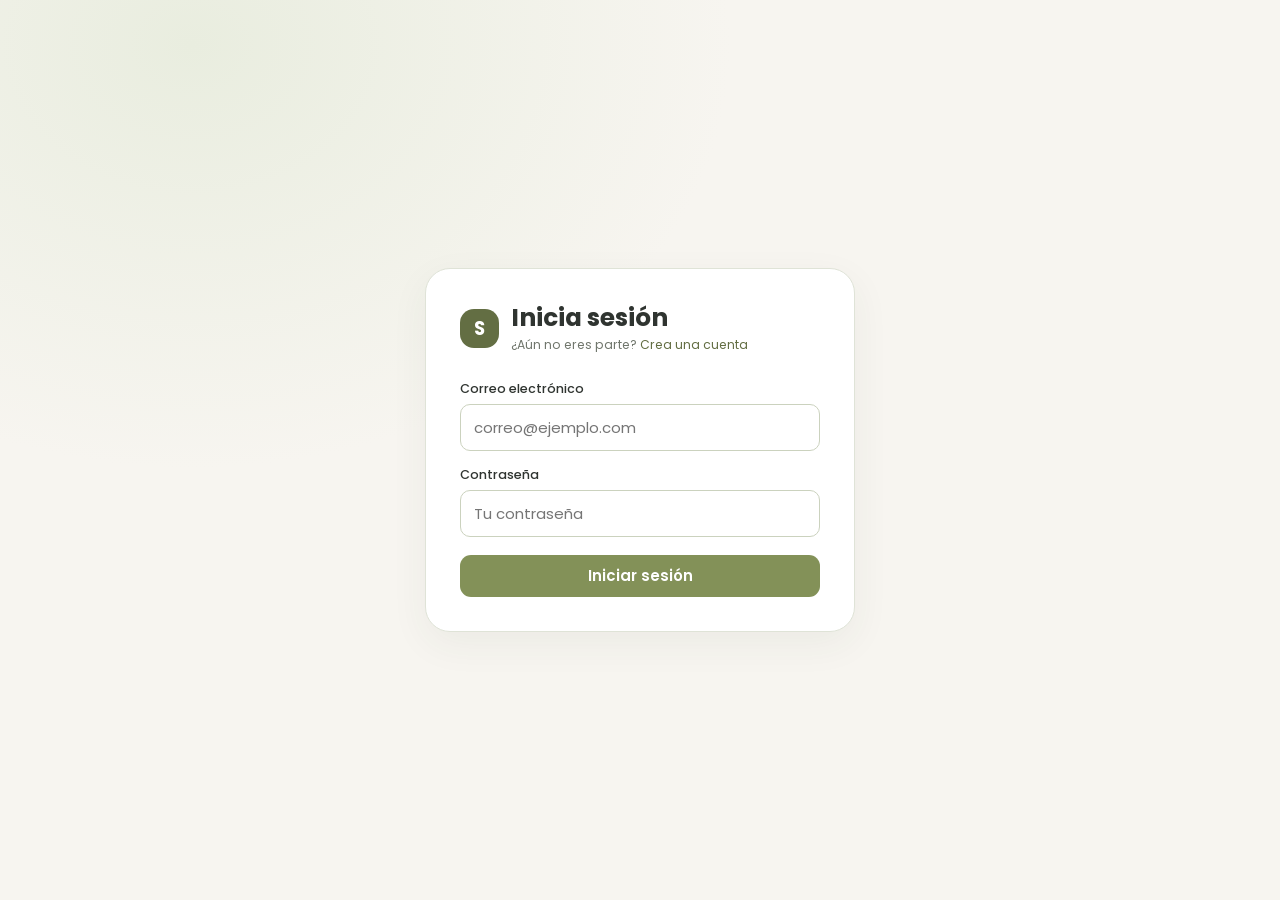
<file: frontend/index.html>
<!doctype html>
<html lang="es">

<head>
    <meta charset="utf-8">
    <meta name="viewport" content="width=device-width,initial-scale=1">
    <title>Localización de senderistas</title>
</head>

<body>
    <script>location.replace('./pages/login.html');</script><noscript><a href="./pages/login.html">Ingresar al
            sistema</a></noscript>
</body>

</html>
</file>
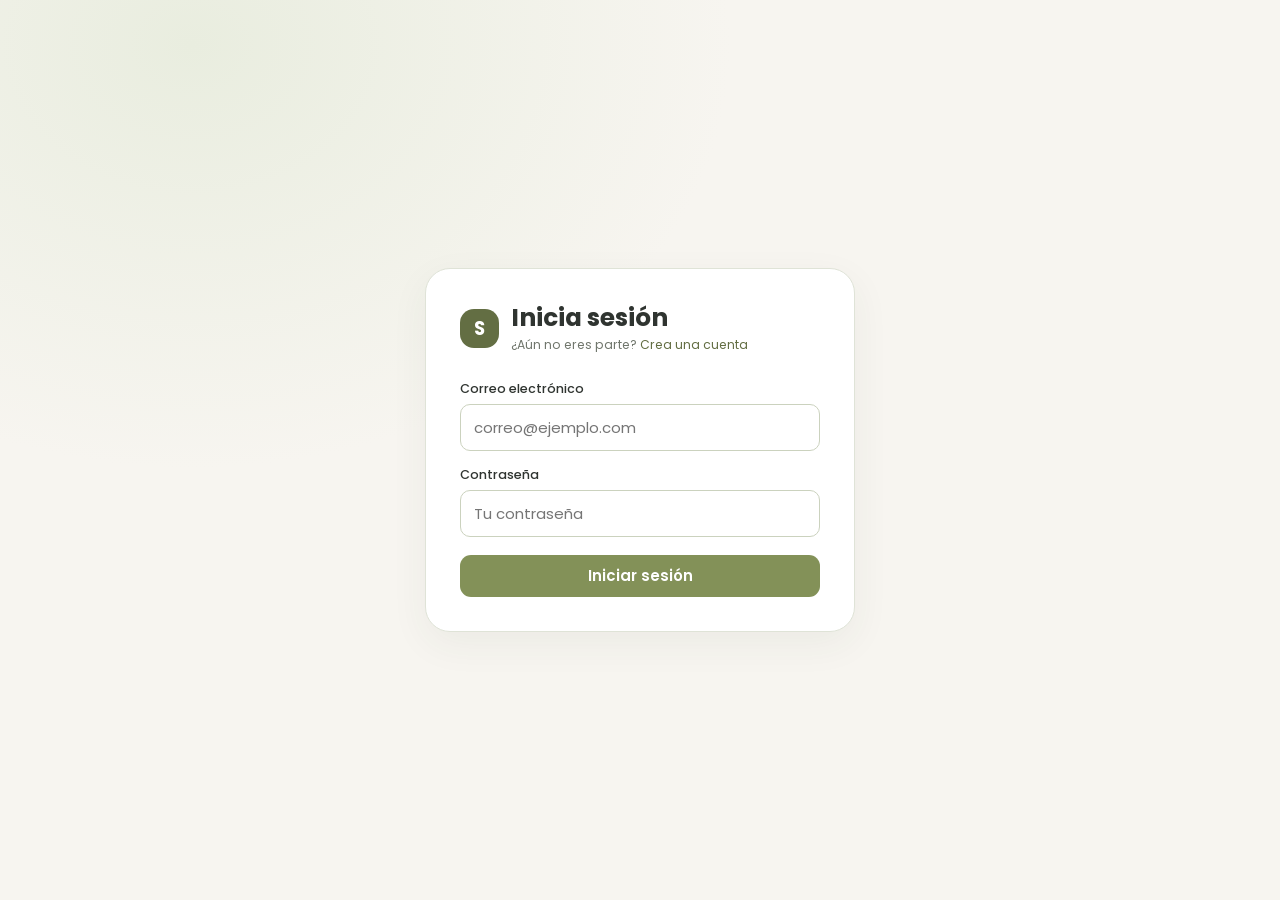
<file: frontend/pages/login.html>
<!doctype html>
<html lang="es">

<head>
    <meta charset="utf-8">
    <meta name="viewport" content="width=device-width,initial-scale=1">
    <title>Iniciar sesión</title>
    <link rel="stylesheet" href="../assets/css/base.css">
    <link rel="stylesheet" href="../assets/css/components.css">
    <link rel="stylesheet" href="../assets/css/pages/login.css">
</head>

<body class="login-page">
    <main class="auth-frame">
        <section class="auth-card" aria-labelledby="page-title">
            <div class="auth-brand">
                <div class="brand-mark" aria-hidden="true">S</div>
                <div>
                    <h1 id="page-title">Inicia sesión</h1>
                    <p>¿Aún no eres parte? <a href="./register.html">Crea una cuenta</a></p>
                </div>
            </div>
            <form id="login-form">
                <div class="field"><label for="correo">Correo electrónico</label><input id="correo" name="correo"
                        type="email" required autocomplete="email" placeholder="correo@ejemplo.com"></div>
                <div class="field"><label for="contrasena">Contraseña</label><input id="contrasena" name="contrasena"
                        type="password" required autocomplete="current-password" placeholder="Tu contraseña"></div>
                <div id="form-message" class="message" hidden role="status"></div><button class="btn"
                    type="submit">Iniciar sesión</button>
            </form>
        </section>
    </main>
    <script type="module" src="../assets/js/pages/login.js"></script>
</body>

</html>
</file>
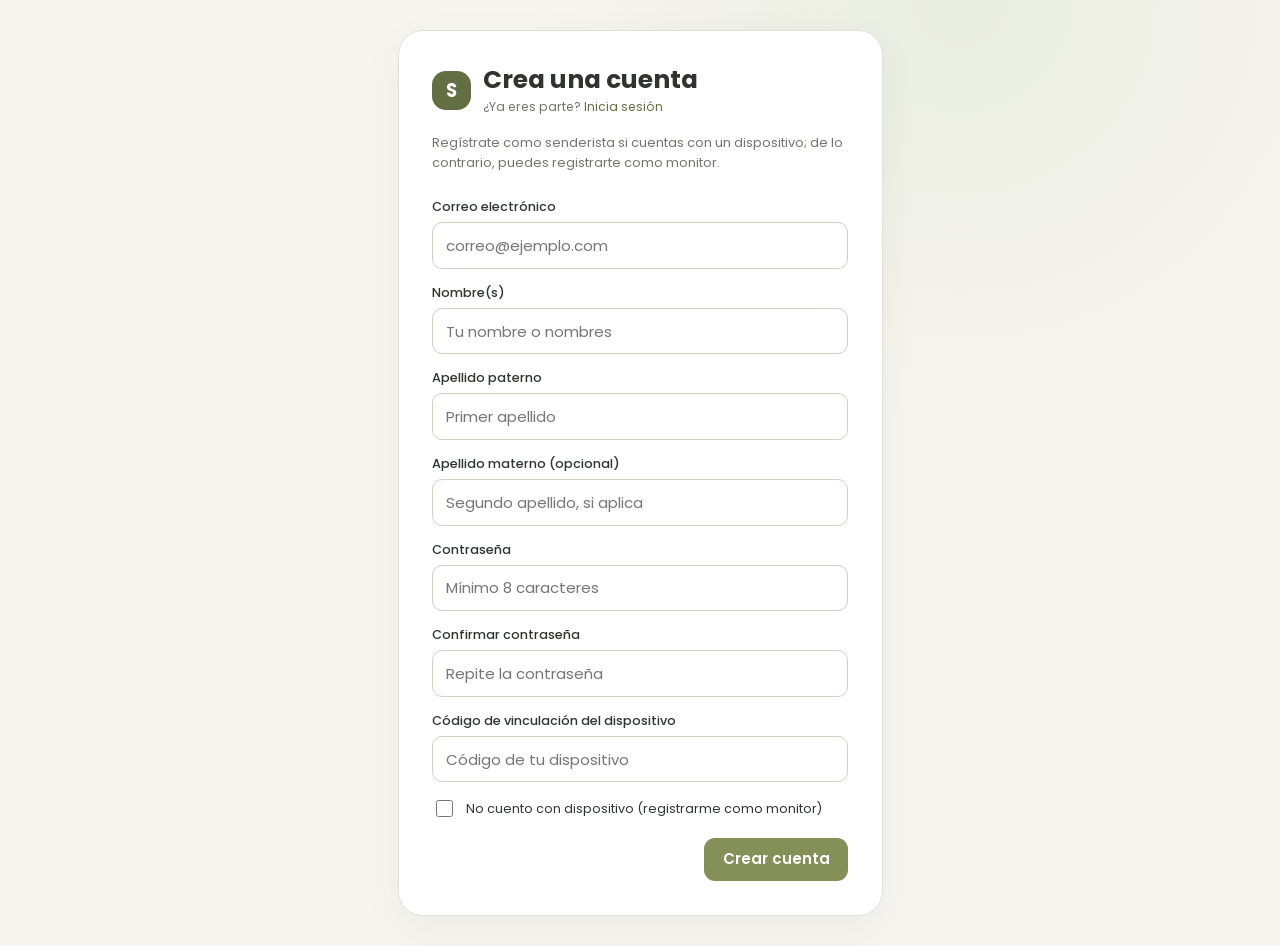
<file: frontend/pages/register.html>
<!doctype html>
<html lang="es">

<head>
    <meta charset="utf-8">
    <meta name="viewport" content="width=device-width, initial-scale=1">
    <title>Crear cuenta</title>
    <link rel="stylesheet" href="../assets/css/base.css">
    <link rel="stylesheet" href="../assets/css/components.css">
    <link rel="stylesheet" href="../assets/css/pages/register.css">
</head>

<body class="register-page">
    <main class="auth-frame">
        <section class="auth-card" aria-labelledby="page-title">
            <div class="auth-brand">
                <div class="brand-mark" aria-hidden="true">S</div>
                <div>
                    <h1 id="page-title">Crea una cuenta</h1>
                    <p>¿Ya eres parte? <a href="./login.html">Inicia sesión</a></p>
                </div>
            </div>
            <p class="registration-intro">Regístrate como senderista si cuentas con un dispositivo; de lo contrario,
                puedes registrarte como monitor.</p>
            <form id="register-form">
                <div class="field">
                    <label for="correo">Correo electrónico</label>
                    <input id="correo" name="correo" type="email" autocomplete="email" required maxlength="100"
                        placeholder="correo@ejemplo.com">
                </div>
                <div class="field">
                    <label for="nombres">Nombre(s)</label>
                    <input id="nombres" name="nombres" type="text" autocomplete="given-name" required maxlength="100"
                        placeholder="Tu nombre o nombres">
                </div>
                <div class="field">
                    <label for="apellido-paterno">Apellido paterno</label>
                    <input id="apellido-paterno" name="apellido_paterno" type="text" autocomplete="family-name" required
                        maxlength="100" placeholder="Primer apellido">
                </div>
                <div class="field">
                    <label for="apellido-materno">Apellido materno (opcional)</label>
                    <input id="apellido-materno" name="apellido_materno" type="text" maxlength="100"
                        placeholder="Segundo apellido, si aplica">
                </div>
                <div class="field">
                    <label for="contrasena">Contraseña</label>
                    <input id="contrasena" name="contrasena" type="password" autocomplete="new-password" required
                        minlength="8" maxlength="128" placeholder="Mínimo 8 caracteres">
                </div>
                <div class="field">
                    <label for="confirmar-contrasena">Confirmar contraseña</label>
                    <input id="confirmar-contrasena" type="password" autocomplete="new-password" required
                        placeholder="Repite la contraseña">
                </div>
                <div class="field" id="code-field">
                    <label for="codigo-vinculacion">Código de vinculación del dispositivo</label>
                    <input id="codigo-vinculacion" name="codigo_vinculacion" maxlength="20" required
                        placeholder="Código de tu dispositivo">
                </div>
                <label class="check-row" for="no-device">
                    <input type="checkbox" id="no-device"> No cuento con dispositivo (registrarme como monitor)
                </label>
                <div id="form-message" class="message" hidden role="status" aria-live="polite"></div>
                <button type="submit" class="btn">Crear cuenta</button>
            </form>
        </section>
    </main>
    <script type="module" src="../assets/js/pages/register.js"></script>
</body>

</html>
</file>
<file: frontend/assets/css/base.css>
@import url('https://fonts.googleapis.com/css2?family=JetBrains+Mono:wght@400;500;600&family=Poppins:wght@400;500;600;700&display=swap');

:root {
    --primary: #839158;
    --primary-dark: #636E43;
    --primary-pale: #EDF0E6;
    --background: #F7F5F0;
    --surface: #FFFFFF;
    --ink: #2F3430;
    --muted: #70766C;
    --line: #DFE3D7;
    --warning: #D9A441;
    --danger: #B85450;
    --shadow: 0 12px 38px rgba(51, 62, 44, .06);
    --radius: 22px;
    --font: 'Poppins', system-ui, sans-serif;
    --mono: 'JetBrains Mono', monospace
}

*,
*::before,
*::after {
    box-sizing: border-box
}

html {
    font-size: 15px
}

body {
    margin: 0;
    color: var(--ink);
    font-family: var(--font);
    background: var(--background);
    min-height: 100vh
}

button,
input,
select {
    font: inherit
}

button {
    cursor: pointer
}

a {
    color: var(--primary-dark);
    text-decoration: none
}

a:hover {
    text-decoration: underline
}

button:disabled {
    opacity: .5;
    cursor: not-allowed
}

input,
select {
    width: 100%;
    background: #fff;
    color: var(--ink);
    border: 1px solid #CBD2BE;
    border-radius: 10px;
    padding: .76rem .9rem;
    outline: none;
    min-width: 0
}

input:focus,
select:focus {
    border-color: var(--primary-dark);
    box-shadow: 0 0 0 3px #83915825
}

label {
    font-size: .85rem;
    font-weight: 500;
    display: block;
    margin-bottom: .4rem
}

.mono,
.telemetry {
    font-family: var(--mono);
    font-variant-numeric: tabular-nums
}

.muted {
    color: var(--muted)
}

.small {
    font-size: .8rem
}

.page-wrap {
    max-width: 1160px;
    padding: 2.6rem 1.4rem 5rem;
    margin: 0 auto
}

.page-head {
    display: flex;
    justify-content: space-between;
    align-items: flex-start;
    gap: 1.2rem;
    margin-bottom: 1.6rem
}

.page-head h1 {
    margin: .1rem 0 .35rem;
    font-size: clamp(1.45rem, 2.4vw, 2.1rem);
    line-height: 1.3
}

.page-head p {
    margin: 0;
    color: var(--muted)
}

.eyebrow {
    margin: 0;
    text-transform: uppercase;
    letter-spacing: .12em;
    font-size: .73rem;
    color: var(--primary-dark);
    font-weight: 700
}

.card {
    background: var(--surface);
    border: 1px solid var(--line);
    border-radius: var(--radius);
    box-shadow: var(--shadow);
    padding: 1.6rem
}

.card h2,
.card h3 {
    margin-top: 0
}

.btn {
    appearance: none;
    border: 1px solid transparent;
    border-radius: 11px;
    background: var(--primary);
    color: white;
    padding: .73rem 1.15rem;
    font-weight: 600;
    display: inline-flex;
    align-items: center;
    justify-content: center;
    gap: .5rem;
    text-align: center;
    line-height: 1.25;
    min-height: 42px
}

.btn:hover:not(:disabled) {
    filter: brightness(.95);
    text-decoration: none
}

.btn-secondary {
    background: #fff;
    color: var(--primary-dark);
    border-color: #CAD1BD
}

.btn-danger {
    background: #fff;
    color: var(--danger);
    border-color: #E3BDBC
}

.btn-ghost {
    background: transparent;
    color: var(--primary-dark)
}

.btn-small {
    font-size: .8rem;
    padding: .48rem .82rem;
    min-height: 33px
}

.btn-link {
    border: 0;
    background: none;
    color: var(--primary-dark);
    font-weight: 600;
    padding: 0
}

.stack {
    display: grid;
    gap: 1rem
}

.field {
    min-width: 0
}

.field small {
    display: block;
    color: var(--muted);
    margin-top: .25rem
}

.pill {
    display: inline-flex;
    align-items: center;
    gap: .4rem;
    background: var(--primary-pale);
    color: var(--primary-dark);
    border-radius: 100px;
    padding: .37rem .8rem;
    font-weight: 600;
    font-size: .78rem
}

.pill.pending {
    background: #FBF3DA;
    color: #936A15
}

.pill.danger {
    background: #F9ECEA;
    color: var(--danger)
}

.pill.neutral {
    background: #F0F1EE;
    color: #646B63
}

.message {
    border-radius: 12px;
    padding: .84rem 1rem;
    font-size: .86rem;
    margin: .6rem 0 1rem;
    background: #F0F2EB;
    color: #495839;
    border: 1px solid #DAE4CB
}

.message.error {
    background: #FAEEED;
    border-color: #EAC7C5;
    color: #9F3837
}

.message.warning {
    background: #FCF5E6;
    color: #8C6618;
    border-color: #F1DDAA
}

.message[hidden],
[hidden] {
    display: none !important
}

.empty {
    padding: 2rem 1rem;
    color: var(--muted);
    background: var(--background);
    border-radius: 14px;
    text-align: center
}

.data-list {
    margin: 0;
    display: grid;
    gap: 1rem
}

.data-list div {
    display: flex;
    justify-content: space-between;
    align-items: baseline;
    gap: 1rem;
    border-bottom: 1px solid #EDF0E9;
    padding-bottom: .6rem
}

.data-list dt {
    font-size: .82rem;
    color: var(--muted)
}

.data-list dd {
    margin: 0;
    text-align: right;
    font-weight: 600;
    overflow-wrap: anywhere
}

.section-title {
    display: flex;
    align-items: center;
    justify-content: space-between;
    gap: 1rem;
    margin-bottom: 1rem
}

.section-title h2,
.section-title h3 {
    margin: 0
}

.tabs {
    display: flex;
    align-items: center;
    gap: .35rem;
    overflow-x: auto;
    padding: 0 0 .9rem
}

.tab {
    border: 1px solid transparent;
    border-radius: 12px 12px 0 0;
    background: #E7EAD9;
    color: var(--primary-dark);
    font-weight: 600;
    padding: .65rem 1.3rem;
    white-space: nowrap
}

.tab[aria-selected='true'] {
    background: var(--primary-dark);
    color: #fff
}

.tab-panel {
    display: block
}

.tab-panel[hidden] {
    display: none
}

.grid-2 {
    display: grid;
    grid-template-columns: repeat(2, minmax(0, 1fr));
    gap: 1.2rem
}

.grid-3 {
    display: grid;
    grid-template-columns: repeat(3, minmax(0, 1fr));
    gap: 1.2rem
}

.form-grid {
    display: grid;
    grid-template-columns: 1fr 1fr;
    gap: 1rem
}

.form-actions {
    display: flex;
    justify-content: flex-end;
    gap: .7rem;
    flex-wrap: wrap
}

.items {
    display: grid;
    gap: .75rem
}

.item {
    padding: 1rem;
    border: 1px solid var(--line);
    border-radius: 14px;
    background: #fff
}

.item h3 {
    font-size: 1rem;
    margin: 0 0 .3rem
}

.item p {
    margin: .2rem 0;
    color: var(--muted);
    font-size: .86rem
}

.item-actions {
    display: flex;
    gap: .5rem;
    align-items: center;
    flex-wrap: wrap;
    margin-top: .75rem
}

.table-scroll {
    width: 100%;
    overflow: auto
}

.data-table {
    width: 100%;
    border-collapse: collapse;
    min-width: 620px
}

.data-table th,
.data-table td {
    padding: .85rem .75rem;
    text-align: left;
    border-bottom: 1px solid var(--line);
    font-size: .88rem;
    vertical-align: top
}

.data-table th {
    color: #505A4C;
    font-weight: 700;
    background: #F6F8F3
}

.data-table tbody tr:hover {
    background: #FAFBF8
}

.site-header {
    background: rgba(255, 255, 255, .92);
    border-bottom: 1px solid #E6E9E1;
    position: relative;
    z-index: 50
}

.site-header-inner {
    max-width: 1190px;
    margin: auto;
    min-height: 76px;
    display: flex;
    align-items: center;
    justify-content: space-between;
    gap: 1rem;
    padding: .5rem 1.4rem
}

.brand {
    display: inline-flex;
    align-items: center;
    gap: .65rem;
    font-weight: 700;
    color: var(--ink);
    letter-spacing: -.035em
}

.brand:hover {
    text-decoration: none
}

.brand-mark {
    height: 39px;
    width: 39px;
    border-radius: 14px;
    background: var(--primary-dark);
    color: white;
    display: grid;
    place-items: center;
    font-weight: 700;
    font-size: 1.25rem
}

.brand-name {
    font-size: 1.1rem
}

.brand-name span {
    color: var(--primary-dark)
}

.header-right {
    display: flex;
    align-items: center;
    gap: 1rem
}

.header-greeting {
    font-size: .9rem
}

.menu-toggle {
    width: 42px;
    height: 42px;
    background: #F3F5EF;
    border: 1px solid var(--line);
    border-radius: 12px;
    color: var(--primary-dark);
    font-size: 1.45rem
}

.user-menu {
    position: absolute;
    right: max(1.4rem, calc((100vw - 1190px)/2));
    top: 65px;
    width: 230px;
    background: #fff;
    border: 1px solid var(--line);
    box-shadow: var(--shadow);
    padding: .45rem;
    border-radius: 14px
}

.user-menu a,
.user-menu button {
    display: block;
    width: 100%;
    text-align: left;
    background: transparent;
    color: var(--ink);
    border: 0;
    border-radius: 9px;
    padding: .7rem .85rem;
    font-weight: 500
}

.user-menu a:hover,
.user-menu button:hover {
    background: var(--background);
    text-decoration: none
}

.site-footer {
    text-align: center;
    color: #8A8F85;
    font-size: .77rem;
    padding: 0 1rem 2rem
}

.map {
    height: 400px;
    border-radius: 15px;
    background: #E9EDE6;
    overflow: hidden;
    border: 1px solid var(--line)
}

.map-fallback {
    height: 100%;
    display: grid;
    place-items: center;
    padding: 1rem;
    color: #6A7365;
    text-align: center
}

.text-right {
    text-align: right
}

.inline-note {
    font-size: .81rem;
    color: var(--muted)
}

@media(max-width:740px) {
    .page-wrap {
        padding: 1.4rem .9rem 3rem
    }

    .card {
        padding: 1.2rem;
        border-radius: 17px
    }

    .grid-2,
    .grid-3,
    .form-grid {
        grid-template-columns: 1fr
    }

    .page-head {
        flex-wrap: wrap
    }

    .header-greeting {
        font-size: .8rem
    }

    .data-list div {
        align-items: flex-start
    }

    .data-list dd {
        max-width: 60%
    }

    .map {
        height: 320px
    }
}
</file>
<file: frontend/assets/css/components.css>
.auth-frame {
    min-height: 100vh;
    display: grid;
    place-items: center;
    padding: 2rem 1rem
}

.auth-card {
    width: min(100%, 445px);
    background: white;
    padding: 2.25rem;
    border: 1px solid var(--line);
    border-radius: 25px;
    box-shadow: var(--shadow)
}

.auth-brand {
    display: flex;
    gap: .8rem;
    align-items: center;
    margin-bottom: 1.3rem
}

.auth-brand h1 {
    margin: 0;
    font-size: 1.65rem;
    line-height: 1.2
}

.auth-brand p {
    margin: .25rem 0 0;
    color: var(--muted);
    font-size: .82rem
}

.auth-card .field {
    margin-bottom: 1rem
}

.auth-card input {
    padding: .72rem .85rem
}

.auth-card .btn {
    margin-top: .2rem
}

.auth-footer {
    text-align: center;
    color: var(--muted);
    font-size: .83rem;
    margin: 1.3rem 0 0
}

.auth-card .logo-subtitle {
    color: var(--primary-dark);
    font-weight: 600;
    font-size: .77rem
}

.auth-help {
    font-size: .78rem;
    color: var(--muted);
    margin: .9rem 0 0
}

.check-row {
    display: flex;
    align-items: center;
    gap: .62rem;
    font-size: .84rem;
    font-weight: 400;
    cursor: pointer
}

.check-row input {
    width: 17px;
    height: 17px;
    accent-color: var(--primary);
    flex: none
}

.toast-region {
    position: fixed;
    z-index: 999;
    bottom: 20px;
    right: 20px;
    max-width: min(410px, calc(100vw - 40px))
}

.toast {
    border: 1px solid var(--line);
    border-left: 4px solid var(--primary);
    border-radius: 12px;
    background: #fff;
    color: var(--ink);
    box-shadow: var(--shadow);
    padding: .8rem 1rem;
    margin-top: .5rem;
    font-size: .86rem
}

.toast.error {
    border-left-color: var(--danger)
}

.toast.warning {
    border-left-color: var(--warning)
}

.toolbar {
    display: flex;
    gap: .6rem;
    align-items: center;
    flex-wrap: wrap
}

.metric {
    background: #F9FAF7;
    border: 1px solid var(--line);
    border-radius: 15px;
    padding: 1rem
}

.metric label {
    display: block;
    color: var(--muted);
    font-size: .79rem
}

.metric strong {
    font-size: 1.35rem;
    display: block;
    color: var(--ink)
}

.spinner {
    width: 20px;
    height: 20px;
    border: 3px solid #DCE3D3;
    border-top-color: var(--primary-dark);
    border-radius: 50%;
    animation: rotate .8s linear infinite;
    margin: auto
}

@keyframes rotate {
    to {
        transform: rotate(360deg)
    }
}

@media(max-width:550px) {
    .auth-card {
        padding: 1.45rem
    }

    .auth-brand h1 {
        font-size: 1.4rem
    }
}
</file>
<file: frontend/assets/css/pages/login.css>
.login-page {
    background: radial-gradient(ellipse at 15% 5%, #E9EDDF 0%, transparent 35%), var(--background)
}

.login-page .auth-card {
    max-width: 430px
}

.login-page .login-illustration {
    height: 72px;
    width: 72px;
    border-radius: 22px;
    display: grid;
    place-items: center;
    background: var(--primary-pale);
    color: var(--primary-dark);
    font-size: 2.2rem;
    margin-bottom: 1.2rem
}

.login-page .auth-brand {
    margin-bottom: 1.75rem
}

.login-page .auth-card .btn {
    width: 100%
}
</file>
<file: frontend/assets/css/pages/register.css>
.register-page {
    background: radial-gradient(ellipse at 75% 0%, #E9EDDF 0%, transparent 32%), var(--background)
}

.register-page .auth-card {
    width: min(100%, 485px)
}

.register-page .auth-card .btn {
    float: right
}

.register-page .auth-card::after {
    content: '';
    display: block;
    clear: both
}

.register-page .check-row {
    margin: .3rem 0 1rem
}

.register-page .registration-intro {
    margin: -.2rem 0 1.7rem;
    color: var(--muted);
    font-size: .86rem
}
</file>
